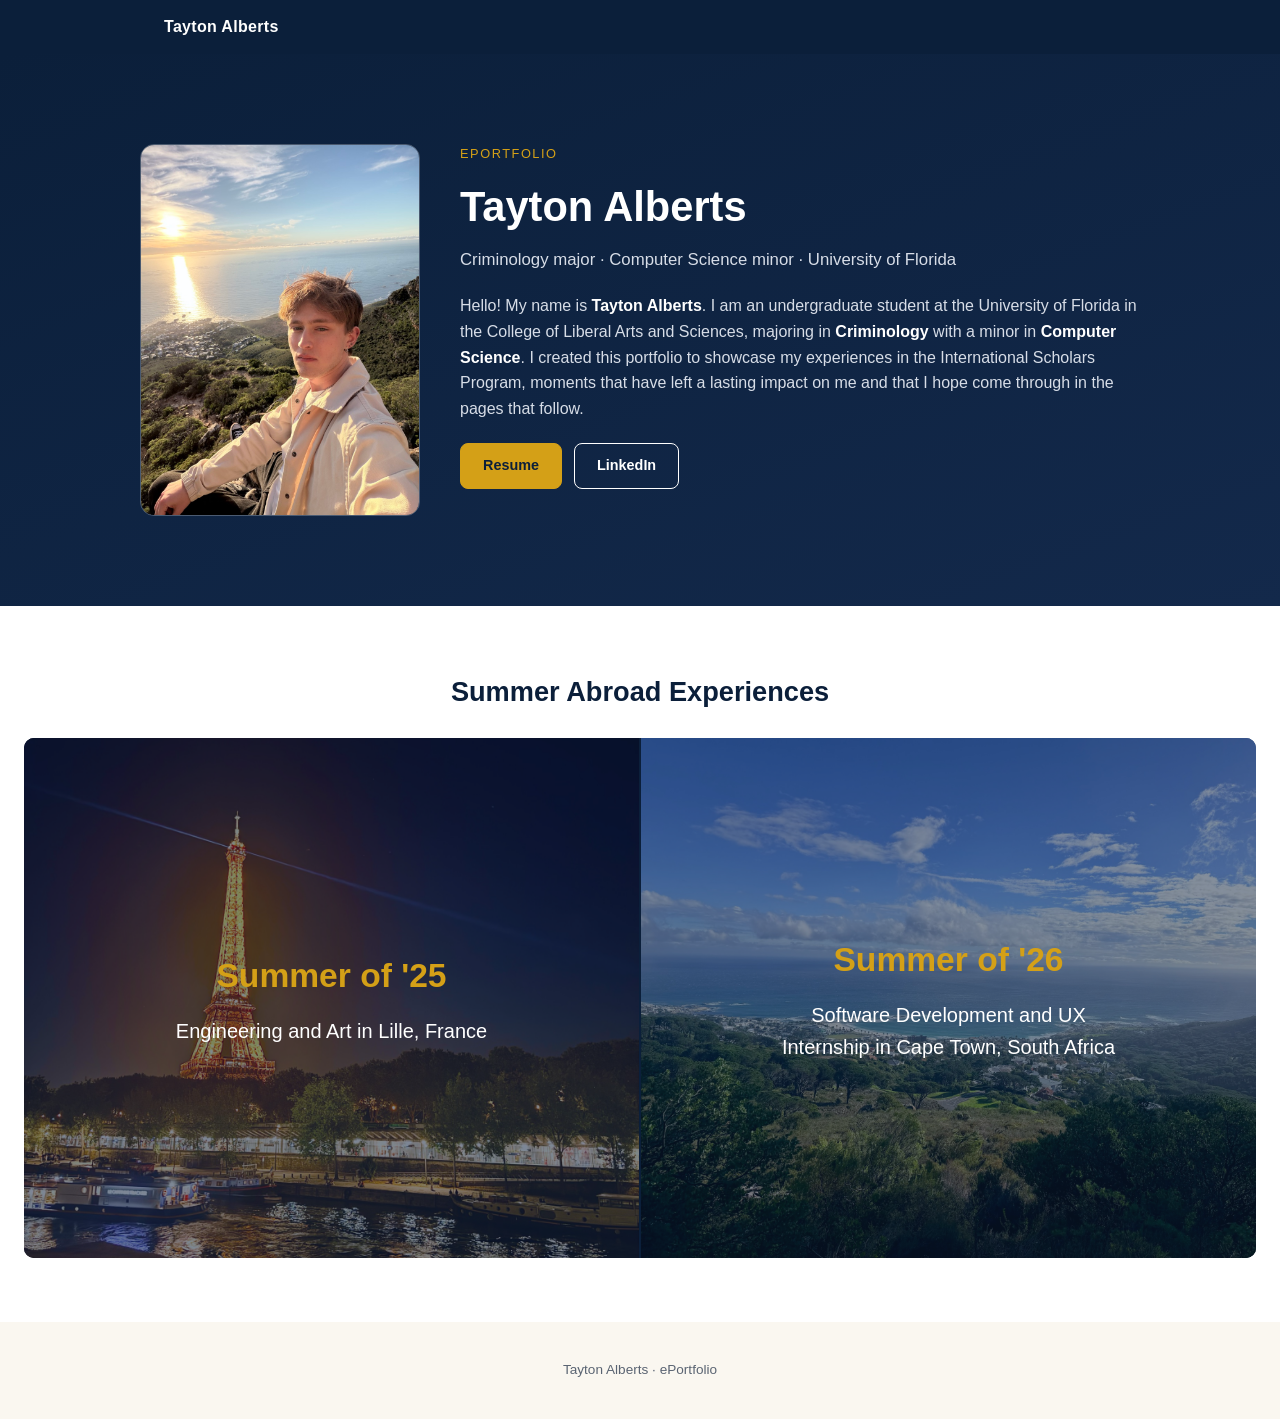
<file: index.html>
<!DOCTYPE html>
<html lang="en">
<head>
<meta charset="UTF-8">
<meta name="viewport" content="width=device-width, initial-scale=1.0">
<title>Tayton Alberts | ePortfolio</title>
<link rel="stylesheet" href="styles.css">
</head>
<body>

<nav class="navbar">
  <div class="nav-inner">
    <span class="nav-brand">Tayton Alberts</span>
  </div>
</nav>

<header id="about" class="hero home-hero about-hero">
  <div class="about-grid">
    <div class="about-photo">
      <img src="assets/photos/profile.jpg" alt="Tayton Alberts">
    </div>
    <div class="about-text">
      <p class="eyebrow">ePortfolio</p>
      <h1>Tayton Alberts</h1>
      <p class="hero-sub">Criminology major &middot; Computer Science minor &middot; University of Florida</p>
      <p>
        Hello! My name is <strong>Tayton Alberts</strong>. I am an undergraduate student at the University of
        Florida in the College of Liberal Arts and Sciences, majoring in <strong>Criminology</strong> with a
        minor in <strong>Computer Science</strong>. I created this portfolio to showcase my experiences in the
        International Scholars Program, moments that have left a lasting impact on me and that I hope come
        through in the pages that follow.
      </p>
      <div class="about-links">
        <a class="btn-link" href="assets/Tayton_Alberts_Resume.pdf" target="_blank" rel="noopener">Resume</a>
        <a class="btn-link btn-link-outline" href="https://www.linkedin.com/in/tayton-alberts/" target="_blank" rel="noopener">LinkedIn</a>
      </div>
    </div>
  </div>
</header>

<main>

  <section class="section alt banner-section">
    <h2>Summer Abroad Experiences</h2>
    <div class="banner">
      <a class="banner-half banner-france" href="france.html">
        <div class="banner-bg" style="background-image: url('assets/photos/eiffel-tower-bg.jpg')"></div>
        <div class="banner-overlay"></div>
        <div class="banner-text">
          <p class="banner-year">Summer of '25</p>
          <p class="banner-desc">Engineering and Art in Lille, France</p>
        </div>
      </a>
      <a class="banner-half banner-cape-town" href="cape-town.html">
        <div class="banner-bg" style="background-image: url('assets/photos/hero-bg.jpg')"></div>
        <div class="banner-overlay"></div>
        <div class="banner-text">
          <p class="banner-year">Summer of '26</p>
          <p class="banner-desc">Software Development and UX Internship in Cape Town, South Africa</p>
        </div>
      </a>
    </div>
  </section>

</main>

<footer class="footer">
  <p>Tayton Alberts &middot; ePortfolio</p>
</footer>

</body>
</html>
</file>
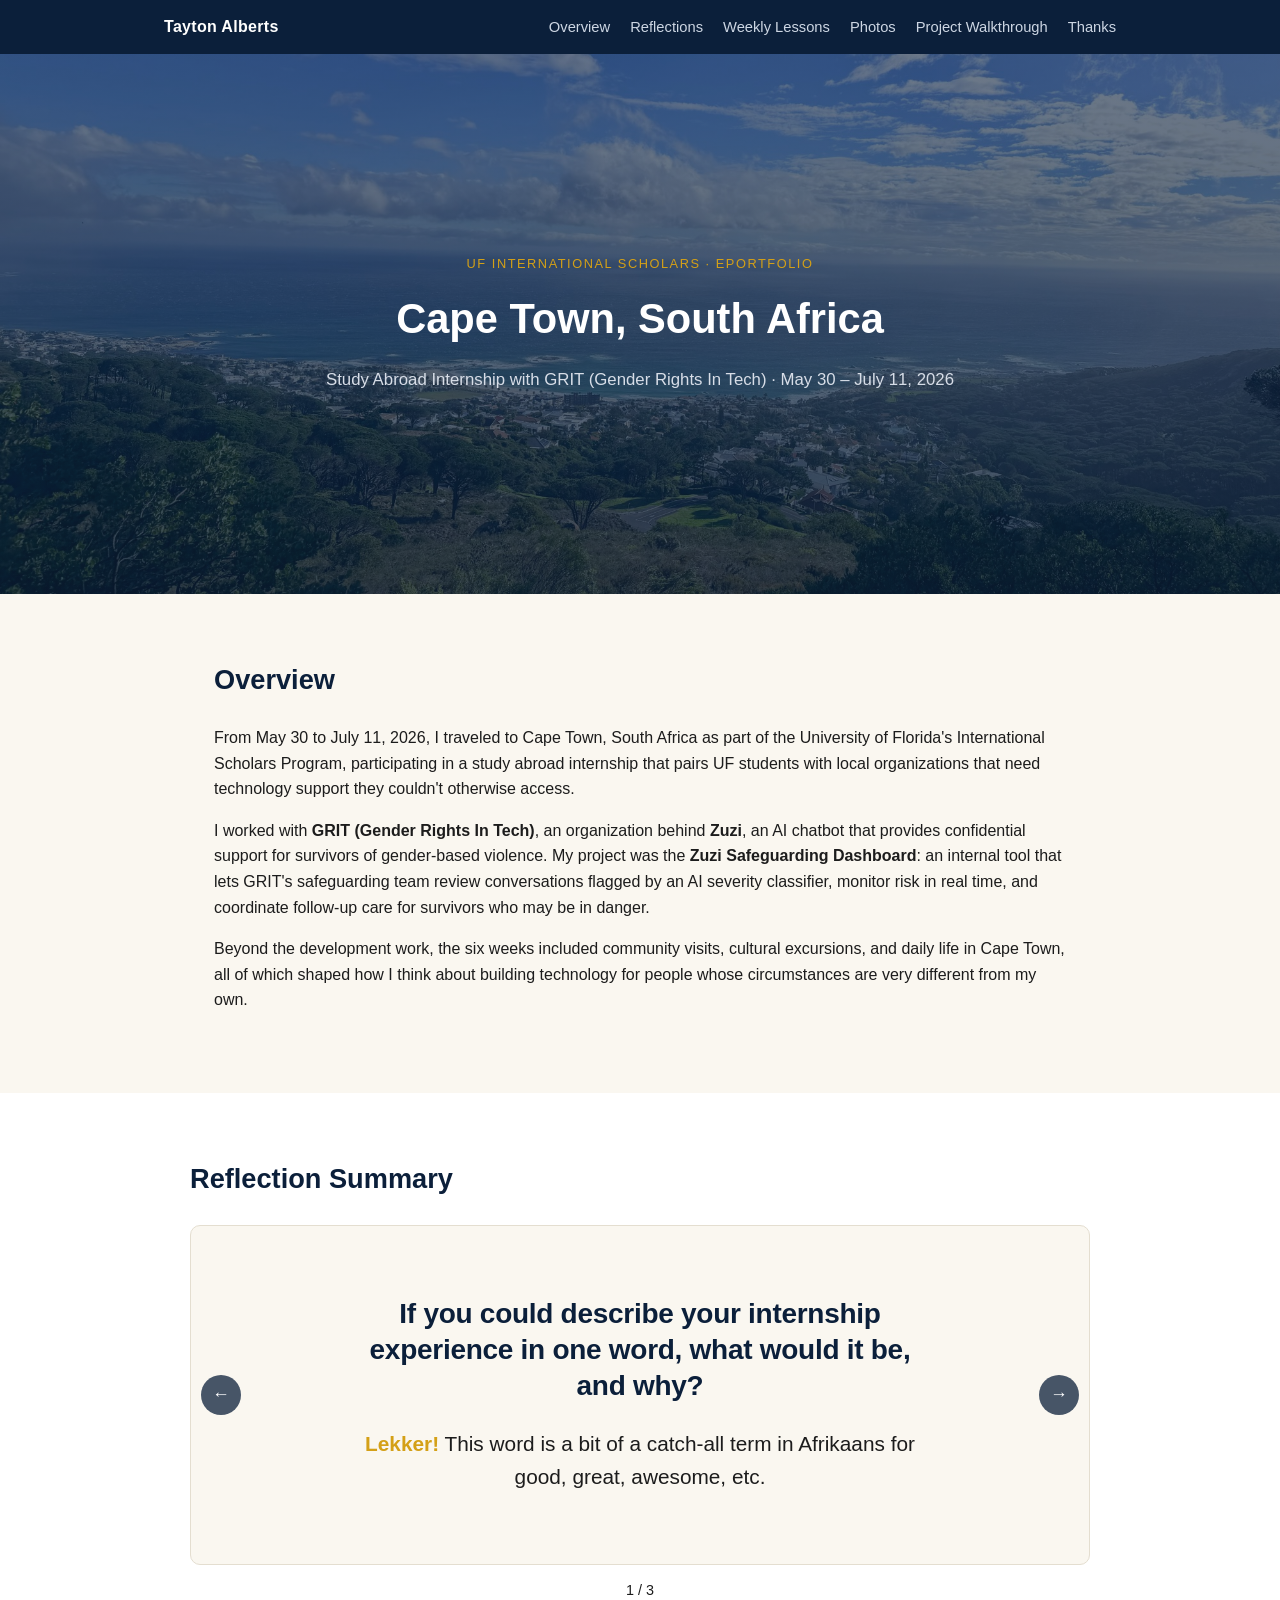
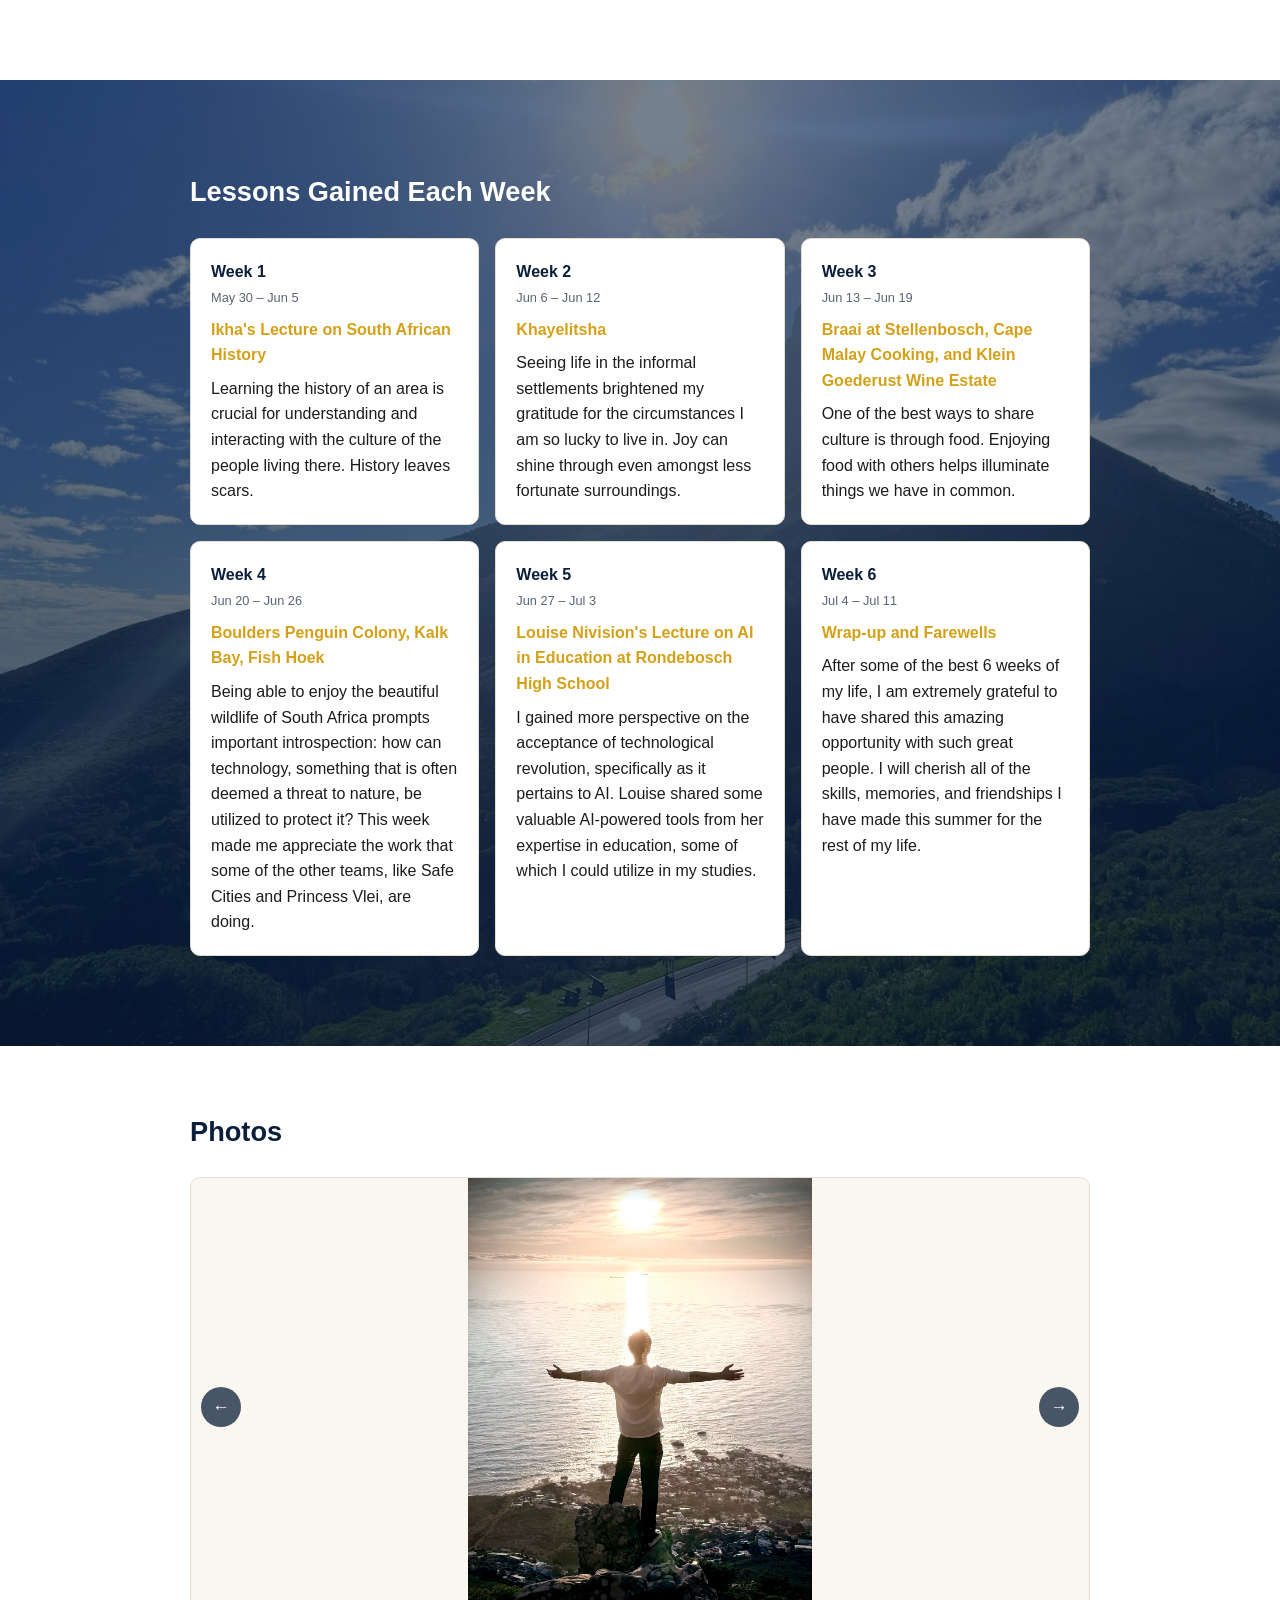
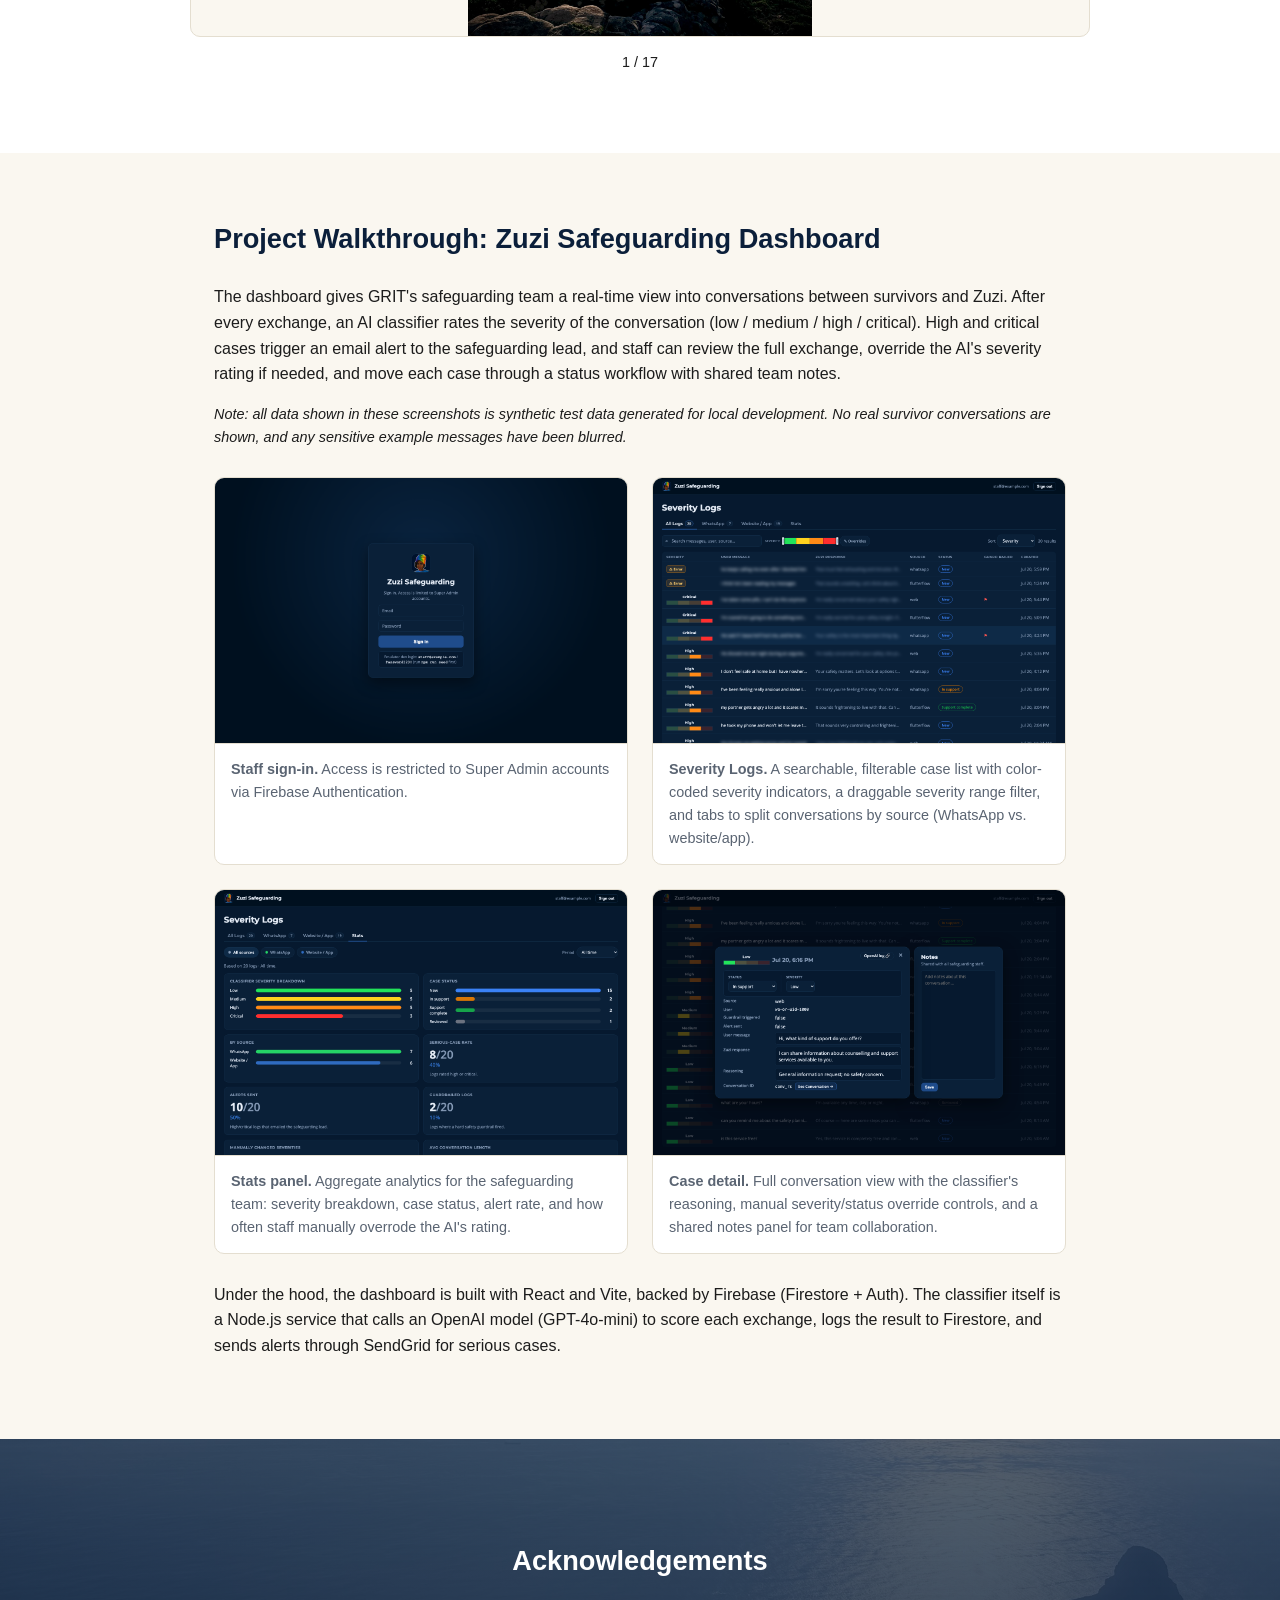
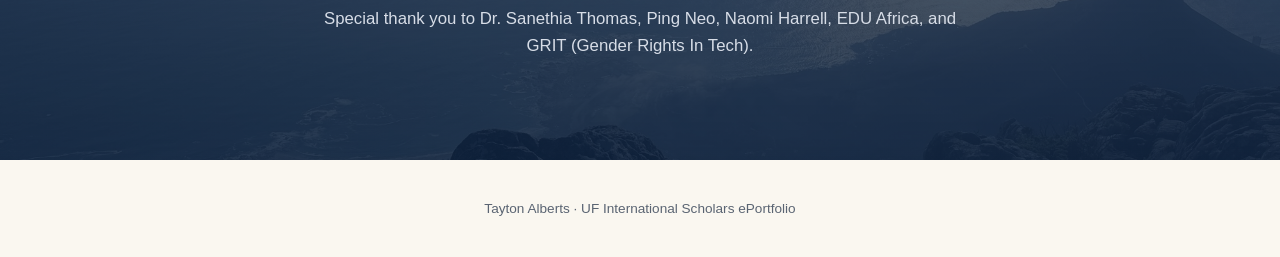
<file: cape-town.html>
<!DOCTYPE html>
<html lang="en">
<head>
<meta charset="UTF-8">
<meta name="viewport" content="width=device-width, initial-scale=1.0">
<title>Tayton Alberts | Cape Town ePortfolio</title>
<link rel="stylesheet" href="styles.css">
</head>
<body>

<nav class="navbar">
  <div class="nav-inner">
    <a href="index.html" class="nav-brand">Tayton Alberts</a>
    <ul class="nav-links">
      <li><a href="#overview">Overview</a></li>
      <li><a href="#reflections">Reflections</a></li>
      <li><a href="#weekly">Weekly Lessons</a></li>
      <li><a href="#photos">Photos</a></li>
      <li><a href="#app">Project Walkthrough</a></li>
      <li><a href="#thanks">Thanks</a></li>
    </ul>
  </div>
</nav>

<header class="hero">
  <div class="hero-inner">
    <p class="eyebrow">UF International Scholars &middot; ePortfolio</p>
    <h1>Cape Town, South Africa</h1>
    <p class="hero-sub">Study Abroad Internship with GRIT (Gender Rights In Tech) &middot; May 30 &ndash; July 11, 2026</p>
  </div>
</header>

<main>

  <section id="overview" class="section">
    <h2>Overview</h2>
    <p>
      From May 30 to July 11, 2026, I traveled to Cape Town, South Africa as part of the University of
      Florida's International Scholars Program, participating in a study abroad internship that pairs
      UF students with local organizations that need technology support they couldn't otherwise access.
    </p>
    <p>
      I worked with <strong>GRIT (Gender Rights In Tech)</strong>, an organization behind <strong>Zuzi</strong>,
      an AI chatbot that provides confidential support for survivors of gender-based violence. My project was
      the <strong>Zuzi Safeguarding Dashboard</strong>: an internal tool that lets GRIT's safeguarding team
      review conversations flagged by an AI severity classifier, monitor risk in real time, and coordinate
      follow-up care for survivors who may be in danger.
    </p>
    <p>
      Beyond the development work, the six weeks included community visits, cultural excursions, and daily
      life in Cape Town, all of which shaped how I think about building technology for people whose
      circumstances are very different from my own.
    </p>
  </section>

  <section id="reflections" class="section alt">
    <h2>Reflection Summary</h2>
    <div class="carousel">
      <div class="carousel-viewport text-viewport">
        <div class="reflection-slide">
          <h3 id="reflection-question" class="reflection-q"></h3>
          <p id="reflection-answer" class="reflection-a"></p>
        </div>
        <button class="carousel-btn prev" type="button" aria-label="Previous reflection">&larr;</button>
        <button class="carousel-btn next" type="button" aria-label="Next reflection">&rarr;</button>
      </div>
    </div>
    <p class="carousel-counter"><span id="reflection-counter">1 / 3</span></p>
  </section>

  <section id="weekly" class="section alt weekly-section">
    <h2>Lessons Gained Each Week</h2>
    <div class="week-list">
      <div class="week-card">
        <h3>Week 1 <span>May 30 &ndash; Jun 5</span></h3>
        <p class="week-topic">Ikha's Lecture on South African History</p>
        <p>Learning the history of an area is crucial for understanding and interacting with the culture of the people living there. History leaves scars.</p>
      </div>
      <div class="week-card">
        <h3>Week 2 <span>Jun 6 &ndash; Jun 12</span></h3>
        <p class="week-topic">Khayelitsha</p>
        <p>Seeing life in the informal settlements brightened my gratitude for the circumstances I am so lucky to live in. Joy can shine through even amongst less fortunate surroundings.</p>
      </div>
      <div class="week-card">
        <h3>Week 3 <span>Jun 13 &ndash; Jun 19</span></h3>
        <p class="week-topic">Braai at Stellenbosch, Cape Malay Cooking, and Klein Goederust Wine Estate</p>
        <p>One of the best ways to share culture is through food. Enjoying food with others helps illuminate things we have in common.</p>
      </div>
      <div class="week-card">
        <h3>Week 4 <span>Jun 20 &ndash; Jun 26</span></h3>
        <p class="week-topic">Boulders Penguin Colony, Kalk Bay, Fish Hoek</p>
        <p>Being able to enjoy the beautiful wildlife of South Africa prompts important introspection: how can technology, something that is often deemed a threat to nature, be utilized to protect it? This week made me appreciate the work that some of the other teams, like Safe Cities and Princess Vlei, are doing.</p>
      </div>
      <div class="week-card">
        <h3>Week 5 <span>Jun 27 &ndash; Jul 3</span></h3>
        <p class="week-topic">Louise Nivision's Lecture on AI in Education at Rondebosch High School</p>
        <p>I gained more perspective on the acceptance of technological revolution, specifically as it pertains to AI. Louise shared some valuable AI-powered tools from her expertise in education, some of which I could utilize in my studies.</p>
      </div>
      <div class="week-card">
        <h3>Week 6 <span>Jul 4 &ndash; Jul 11</span></h3>
        <p class="week-topic">Wrap-up and Farewells</p>
        <p>After some of the best 6 weeks of my life, I am extremely grateful to have shared this amazing opportunity with such great people. I will cherish all of the skills, memories, and friendships I have made this summer for the rest of my life.</p>
      </div>
    </div>
  </section>

  <section id="photos" class="section alt">
    <h2>Photos</h2>
    <div class="carousel">
      <div class="carousel-viewport">
        <img id="carousel-image" src="assets/photos/IMG_9114.jpg" alt="Trip photo">
        <button class="carousel-btn prev" type="button" aria-label="Previous photo">&larr;</button>
        <button class="carousel-btn next" type="button" aria-label="Next photo">&rarr;</button>
      </div>
    </div>
    <p class="carousel-counter"><span id="carousel-counter">1 / 17</span></p>
  </section>

  <section id="app" class="section">
    <h2>Project Walkthrough: Zuzi Safeguarding Dashboard</h2>
    <p>
      The dashboard gives GRIT's safeguarding team a real-time view into conversations between survivors
      and Zuzi. After every exchange, an AI classifier rates the severity of the conversation
      (low / medium / high / critical). High and critical cases trigger an email alert to the safeguarding
      lead, and staff can review the full exchange, override the AI's severity rating if needed, and move
      each case through a status workflow with shared team notes.
    </p>
    <p class="section-note">
      Note: all data shown in these screenshots is synthetic test data generated for local development.
      No real survivor conversations are shown, and any sensitive example messages have been blurred.
    </p>

    <div class="walkthrough">
      <figure>
        <img src="assets/screenshots/01-login.png" alt="Zuzi Safeguarding dashboard login screen">
        <figcaption><strong>Staff sign-in.</strong> Access is restricted to Super Admin accounts via Firebase Authentication.</figcaption>
      </figure>
      <figure>
        <img src="assets/screenshots/02-severity-logs.png" alt="Severity logs table with search, filters, and source tabs">
        <figcaption><strong>Severity Logs.</strong> A searchable, filterable case list with color-coded severity indicators, a draggable severity range filter, and tabs to split conversations by source (WhatsApp vs. website/app).</figcaption>
      </figure>
      <figure>
        <img src="assets/screenshots/03-stats.png" alt="Stats panel showing severity breakdown and case metrics">
        <figcaption><strong>Stats panel.</strong> Aggregate analytics for the safeguarding team: severity breakdown, case status, alert rate, and how often staff manually overrode the AI's rating.</figcaption>
      </figure>
      <figure>
        <img src="assets/screenshots/04-case-detail.png" alt="Case detail modal showing a conversation, classifier reasoning, and notes">
        <figcaption><strong>Case detail.</strong> Full conversation view with the classifier's reasoning, manual severity/status override controls, and a shared notes panel for team collaboration.</figcaption>
      </figure>
    </div>

    <p>
      Under the hood, the dashboard is built with React and Vite, backed by Firebase (Firestore + Auth).
      The classifier itself is a Node.js service that calls an OpenAI model (GPT-4o-mini) to score each
      exchange, logs the result to Firestore, and sends alerts through SendGrid for serious cases.
    </p>
  </section>

  <section id="thanks" class="section alt thanks-section has-bg-photo">
    <h2>Acknowledgements</h2>
    <p>
      Special thank you to Dr. Sanethia Thomas, Ping Neo, Naomi Harrell, EDU Africa, and
      GRIT (Gender Rights In Tech).
    </p>
  </section>

</main>

<footer class="footer">
  <p>Tayton Alberts &middot; UF International Scholars ePortfolio</p>
</footer>

<script>
  const photos = [
    'IMG_9114.jpg', 'IMG_8618.jpg', 'IMG_8655.jpg', 'IMG_8927.jpg', 'IMG_8979.jpg',
    'IMG_8824.jpg', 'IMG_8849.jpg', 'IMG_8998.jpg', 'IMG_9008.jpg', 'IMG_9033.jpg',
    'IMG_9036.jpg', 'baboon-hike.jpg', 'sunset-group.jpg', 'cave-group.jpg',
    'grit-team.jpg', 'aws-skills-centre.jpg', 'presentation.jpg'
  ];
  let photoIndex = 0;
  const carouselImage = document.getElementById('carousel-image');
  const carouselCounter = document.getElementById('carousel-counter');
  const photosSection = document.getElementById('photos');

  function showPhoto(i) {
    photoIndex = (i + photos.length) % photos.length;
    carouselImage.src = 'assets/photos/' + photos[photoIndex];
    carouselCounter.textContent = (photoIndex + 1) + ' / ' + photos.length;
  }

  photosSection.querySelector('.carousel-btn.prev').addEventListener('click', () => showPhoto(photoIndex - 1));
  photosSection.querySelector('.carousel-btn.next').addEventListener('click', () => showPhoto(photoIndex + 1));

  const reflections = [
    {
      question: "If you could describe your internship experience in one word, what would it be, and why?",
      answer: "<strong>Lekker!</strong> This word is a bit of a catch-all term in Afrikaans for good, great, awesome, etc."
    },
    {
      question: "Which activity or experience had the greatest impact on you, and why?",
      answer: "The visit to Khayelitsha was definitely very impactful for me. Being able to walk through people's homes and see, up close, the different circumstances that people live in really opened my eyes to the hardships that people face."
    },
    {
      question: "What skills or qualities have you developed that you will carry into your future career?",
      answer: "Technically, my skills were rapidly sharpened. Aside from my growth with software development, I have gained a much larger professional confidence where I feel comfortable communicating my thoughts and work."
    }
  ];
  let reflectionIndex = 0;
  const reflectionQuestion = document.getElementById('reflection-question');
  const reflectionAnswer = document.getElementById('reflection-answer');
  const reflectionCounter = document.getElementById('reflection-counter');
  const reflectionsSection = document.getElementById('reflections');

  function showReflection(i) {
    reflectionIndex = (i + reflections.length) % reflections.length;
    reflectionQuestion.textContent = reflections[reflectionIndex].question;
    reflectionAnswer.innerHTML = reflections[reflectionIndex].answer;
    reflectionCounter.textContent = (reflectionIndex + 1) + ' / ' + reflections.length;
  }

  reflectionsSection.querySelector('.carousel-btn.prev').addEventListener('click', () => showReflection(reflectionIndex - 1));
  reflectionsSection.querySelector('.carousel-btn.next').addEventListener('click', () => showReflection(reflectionIndex + 1));
  showReflection(0);

  function isInViewport(el) {
    const r = el.getBoundingClientRect();
    return r.top < window.innerHeight && r.bottom > 0;
  }

  document.addEventListener('keydown', (e) => {
    if (e.key !== 'ArrowLeft' && e.key !== 'ArrowRight') return;
    const delta = e.key === 'ArrowLeft' ? -1 : 1;
    if (isInViewport(photosSection)) showPhoto(photoIndex + delta);
    else if (isInViewport(reflectionsSection)) showReflection(reflectionIndex + delta);
  });
</script>

</body>
</html>
</file>
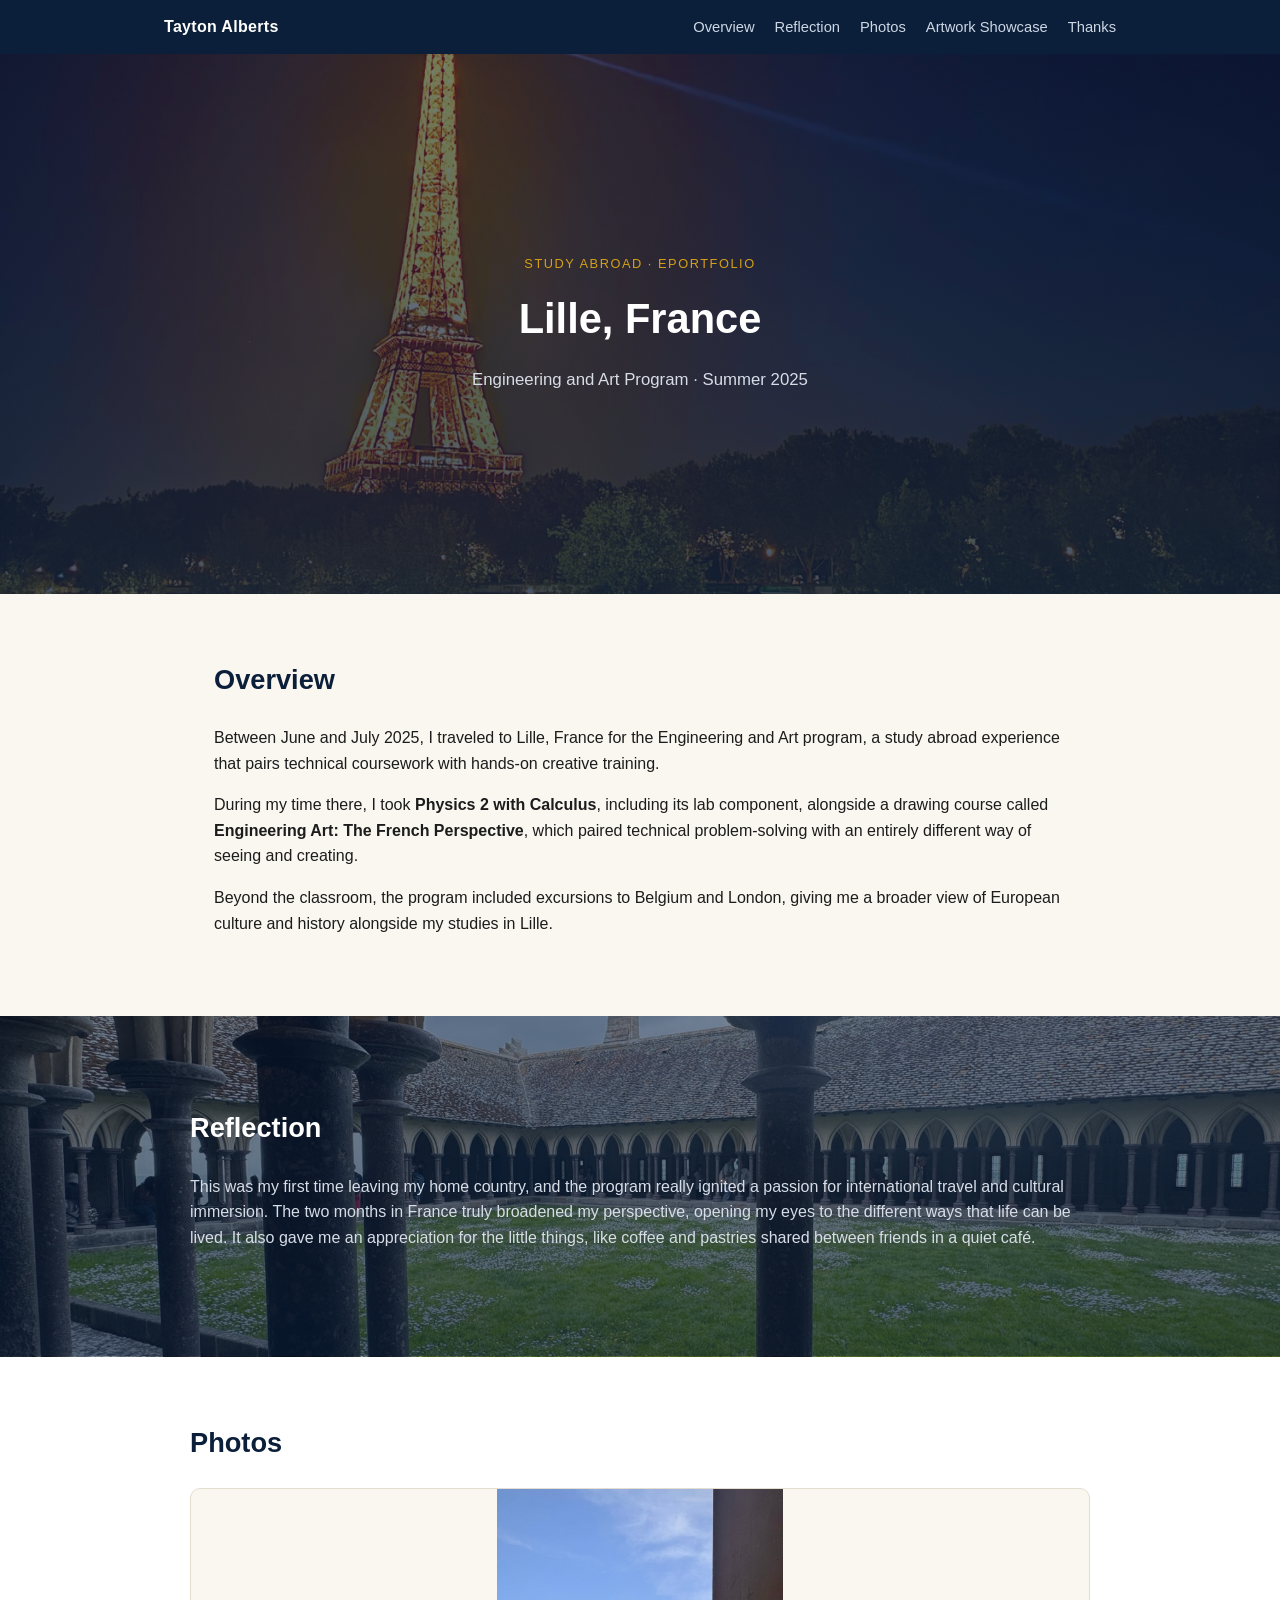
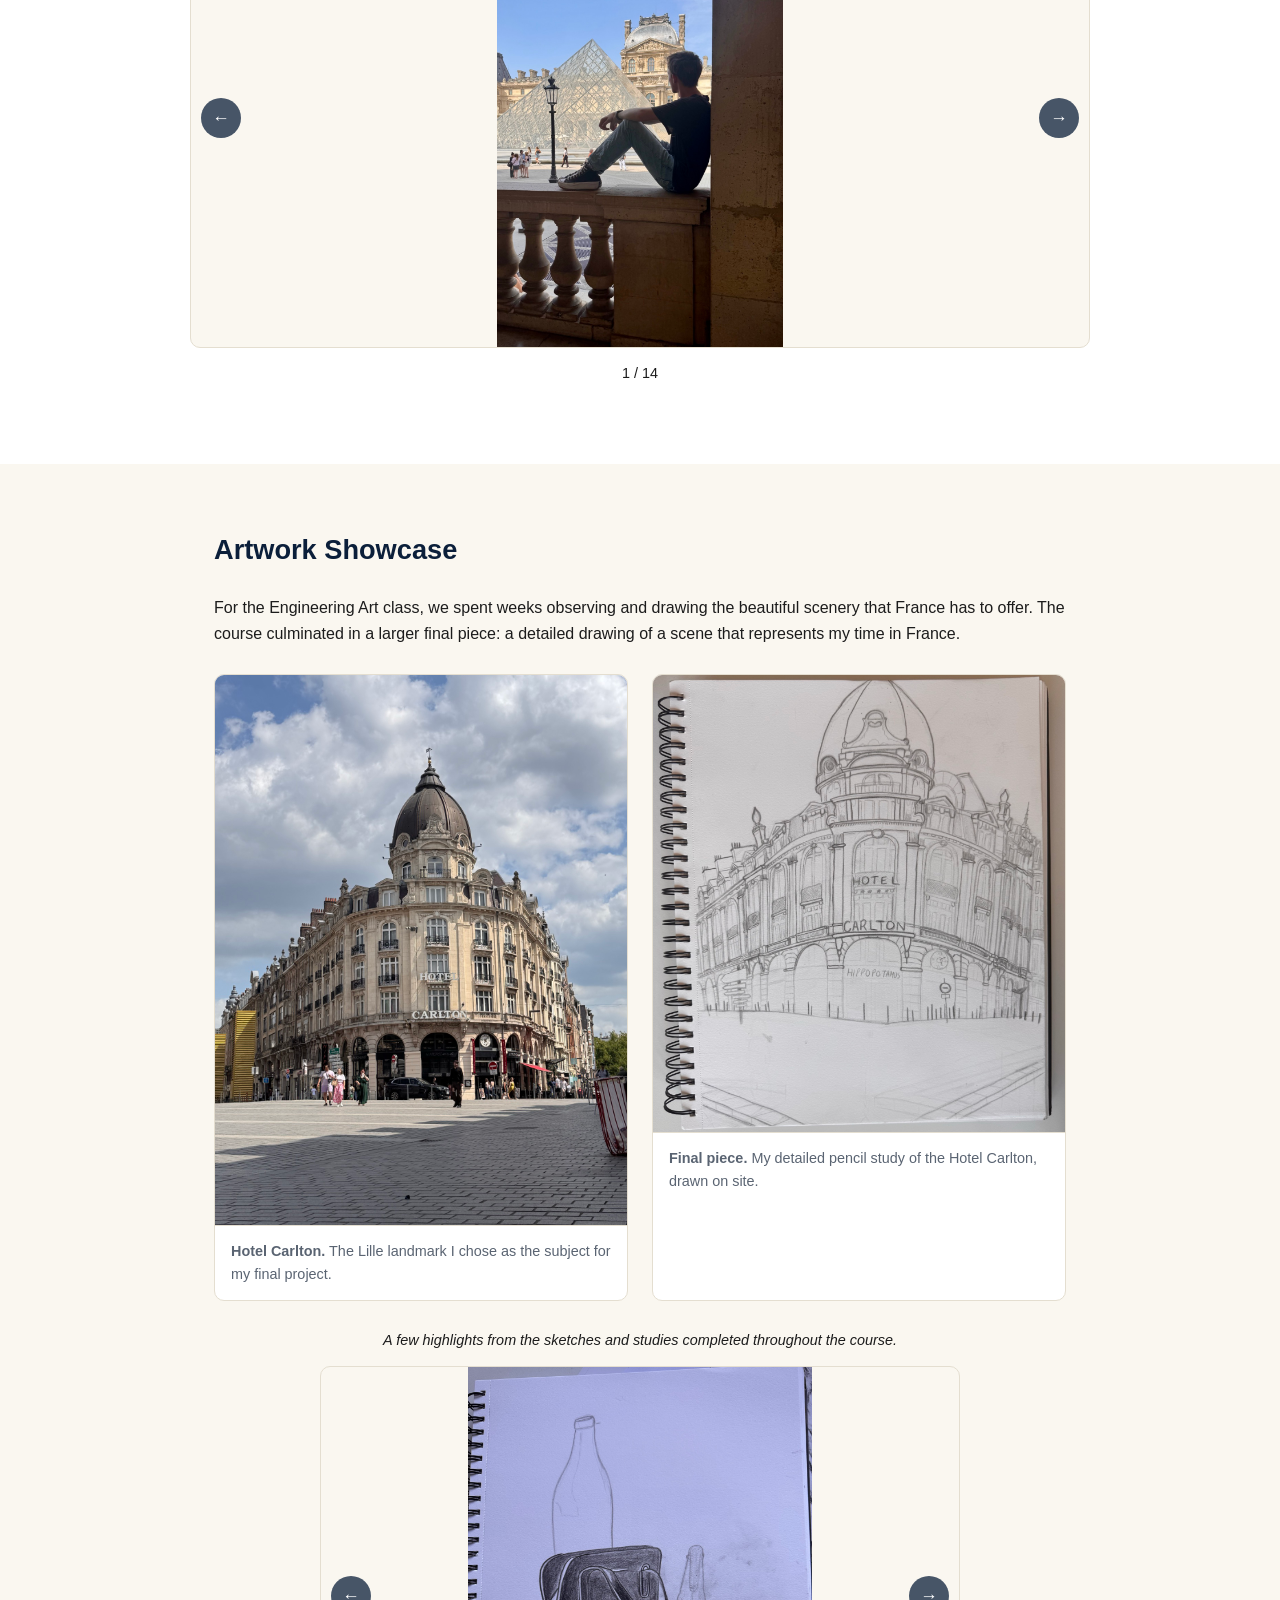
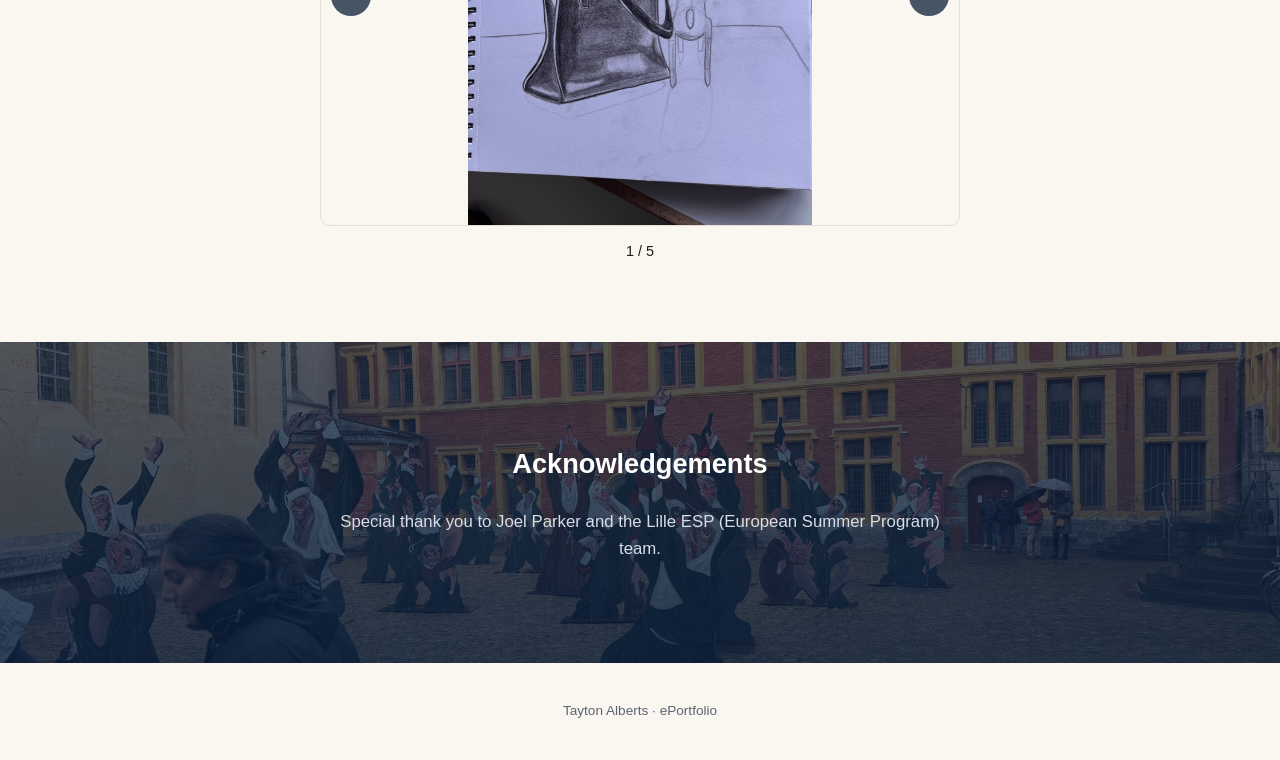
<file: france.html>
<!DOCTYPE html>
<html lang="en">
<head>
<meta charset="UTF-8">
<meta name="viewport" content="width=device-width, initial-scale=1.0">
<title>Tayton Alberts | Lille ePortfolio</title>
<link rel="stylesheet" href="styles.css">
</head>
<body>

<nav class="navbar">
  <div class="nav-inner">
    <a href="index.html" class="nav-brand">Tayton Alberts</a>
    <ul class="nav-links">
      <li><a href="#overview">Overview</a></li>
      <li><a href="#reflections">Reflection</a></li>
      <li><a href="#photos">Photos</a></li>
      <li><a href="#app">Artwork Showcase</a></li>
      <li><a href="#thanks">Thanks</a></li>
    </ul>
  </div>
</nav>

<header class="hero france-hero">
  <div class="hero-inner">
    <p class="eyebrow">Study Abroad &middot; ePortfolio</p>
    <h1>Lille, France</h1>
    <p class="hero-sub">Engineering and Art Program &middot; Summer 2025</p>
  </div>
</header>

<main>

  <section id="overview" class="section">
    <h2>Overview</h2>
    <p>
      Between June and July 2025, I traveled to Lille, France for the Engineering and Art program, a study
      abroad experience that pairs technical coursework with hands-on creative training.
    </p>
    <p>
      During my time there, I took <strong>Physics 2 with Calculus</strong>, including its lab component,
      alongside a drawing course called <strong>Engineering Art: The French Perspective</strong>, which paired
      technical problem-solving with an entirely different way of seeing and creating.
    </p>
    <p>
      Beyond the classroom, the program included excursions to Belgium and London, giving me a broader view
      of European culture and history alongside my studies in Lille.
    </p>
  </section>

  <section id="reflections" class="section alt france-reflection-bg">
    <h2>Reflection</h2>
    <p>
      This was my first time leaving my home country, and the program really ignited a passion for
      international travel and cultural immersion. The two months in France truly broadened my perspective,
      opening my eyes to the different ways that life can be lived. It also gave me an appreciation for the
      little things, like coffee and pastries shared between friends in a quiet caf&eacute;.
    </p>
  </section>

  <section id="photos" class="section alt">
    <h2>Photos</h2>
    <div class="carousel">
      <div class="carousel-viewport">
        <img id="carousel-image" src="assets/photos/france/IMG_7714.jpg" alt="Trip photo">
        <button class="carousel-btn prev" type="button" aria-label="Previous photo">&larr;</button>
        <button class="carousel-btn next" type="button" aria-label="Next photo">&rarr;</button>
      </div>
    </div>
    <p class="carousel-counter"><span id="carousel-counter">1 / 14</span></p>
  </section>

  <section id="app" class="section">
    <h2>Artwork Showcase</h2>
    <p>
      For the Engineering Art class, we spent weeks observing and drawing the beautiful scenery that France
      has to offer. The course culminated in a larger final piece: a detailed drawing of a scene that
      represents my time in France.
    </p>

    <div class="walkthrough">
      <figure>
        <img src="assets/photos/france-art/IMG_7641.jpg" alt="Hotel Carlton in Lille, France">
        <figcaption><strong>Hotel Carlton.</strong> The Lille landmark I chose as the subject for my final project.</figcaption>
      </figure>
      <figure>
        <img src="assets/photos/france-art/IMG_7670.jpg" alt="Pencil drawing of the Hotel Carlton">
        <figcaption><strong>Final piece.</strong> My detailed pencil study of the Hotel Carlton, drawn on site.</figcaption>
      </figure>
    </div>

    <p class="section-note center-note">A few highlights from the sketches and studies completed throughout the course.</p>

    <div class="carousel">
      <div class="carousel-viewport">
        <img id="artwork-carousel-image" src="assets/photos/france-art/IMG_7227.jpg" alt="Sketch from the Engineering Art course">
        <button class="carousel-btn prev" type="button" aria-label="Previous sketch">&larr;</button>
        <button class="carousel-btn next" type="button" aria-label="Next sketch">&rarr;</button>
      </div>
    </div>
    <p class="carousel-counter"><span id="artwork-carousel-counter">1 / 5</span></p>
  </section>

  <section id="thanks" class="section alt thanks-section france-thanks-bg">
    <h2>Acknowledgements</h2>
    <p>
      Special thank you to Joel Parker and the Lille ESP (European Summer Program) team.
    </p>
  </section>

</main>

<footer class="footer">
  <p>Tayton Alberts &middot; ePortfolio</p>
</footer>

<script>
  const photos = [
    'IMG_7714.jpg', 'IMG_7096.jpg', 'IMG_7109.jpg', 'IMG_7110.jpg', 'IMG_7140.jpg',
    'IMG_7376.jpg', 'IMG_7414.jpg', 'IMG_7453.jpg', 'IMG_7460.jpg', 'IMG_7695.jpg',
    'IMG_7761.jpg', 'IMG_7766.jpg', 'IMG_7772.jpg', 'IMG_7794.jpg'
  ];
  let photoIndex = 0;
  const carouselImage = document.getElementById('carousel-image');
  const carouselCounter = document.getElementById('carousel-counter');
  const photosSection = document.getElementById('photos');

  function showPhoto(i) {
    photoIndex = (i + photos.length) % photos.length;
    carouselImage.src = 'assets/photos/france/' + photos[photoIndex];
    carouselCounter.textContent = (photoIndex + 1) + ' / ' + photos.length;
  }

  photosSection.querySelector('.carousel-btn.prev').addEventListener('click', () => showPhoto(photoIndex - 1));
  photosSection.querySelector('.carousel-btn.next').addEventListener('click', () => showPhoto(photoIndex + 1));

  const artworkSketches = [
    'IMG_7227.jpg', 'IMG_7228.jpg', 'IMG_7619.jpg', 'IMG_7631.jpg', 'IMG_7632.jpg'
  ];
  let artworkIndex = 0;
  const artworkImage = document.getElementById('artwork-carousel-image');
  const artworkCounter = document.getElementById('artwork-carousel-counter');
  const artworkSection = document.getElementById('app');

  function showArtwork(i) {
    artworkIndex = (i + artworkSketches.length) % artworkSketches.length;
    artworkImage.src = 'assets/photos/france-art/' + artworkSketches[artworkIndex];
    artworkCounter.textContent = (artworkIndex + 1) + ' / ' + artworkSketches.length;
  }

  artworkSection.querySelector('.carousel-btn.prev').addEventListener('click', () => showArtwork(artworkIndex - 1));
  artworkSection.querySelector('.carousel-btn.next').addEventListener('click', () => showArtwork(artworkIndex + 1));

  document.addEventListener('keydown', (e) => {
    if (e.key !== 'ArrowLeft' && e.key !== 'ArrowRight') return;
    const delta = e.key === 'ArrowLeft' ? -1 : 1;
    const photosRect = photosSection.getBoundingClientRect();
    const artworkRect = artworkSection.getBoundingClientRect();
    if (photosRect.top < window.innerHeight && photosRect.bottom > 0) {
      showPhoto(photoIndex + delta);
    } else if (artworkRect.top < window.innerHeight && artworkRect.bottom > 0) {
      showArtwork(artworkIndex + delta);
    }
  });
</script>

</body>
</html>
</file>
<file: styles.css>
:root {
  --navy: #0b1f3a;
  --navy-light: #13294b;
  --gold: #d4a017;
  --cream: #faf7f0;
  --text: #1c1c1c;
  --muted: #5a6472;
  --border: #e4ded0;
}

* { box-sizing: border-box; }

body {
  margin: 0;
  font-family: -apple-system, BlinkMacSystemFont, "Segoe UI", Helvetica, Arial, sans-serif;
  color: var(--text);
  background: var(--cream);
  line-height: 1.6;
}

.navbar {
  position: sticky;
  top: 0;
  z-index: 10;
  background: var(--navy);
  color: white;
}

.nav-inner {
  max-width: 1000px;
  margin: 0 auto;
  padding: 14px 24px;
  display: flex;
  align-items: center;
  justify-content: space-between;
  flex-wrap: wrap;
  gap: 10px;
}

.nav-brand {
  font-weight: 700;
  letter-spacing: 0.02em;
  color: white;
  text-decoration: none;
}

.nav-links {
  list-style: none;
  display: flex;
  gap: 20px;
  margin: 0;
  padding: 0;
  flex-wrap: wrap;
}

.nav-links a {
  color: #cdd6e3;
  text-decoration: none;
  font-size: 0.92rem;
}

.nav-links a:hover {
  color: var(--gold);
}

.hero {
  background:
    linear-gradient(180deg, rgba(11, 31, 58, 0.6) 0%, rgba(11, 31, 58, 0.75) 100%),
    url("assets/photos/hero-bg.jpg");
  background-size: cover;
  background-position: center;
  color: white;
  padding: 140px 24px;
  min-height: 60vh;
  display: flex;
  align-items: center;
  justify-content: center;
  text-align: center;
}

.hero-inner {
  max-width: 700px;
  margin: 0 auto;
}

.eyebrow {
  text-transform: uppercase;
  letter-spacing: 0.12em;
  font-size: 0.8rem;
  color: var(--gold);
  margin: 0 0 12px;
}

.hero h1 {
  font-size: 2.6rem;
  margin: 0 0 14px;
}

.hero-sub {
  color: #d7dde7;
  font-size: 1.05rem;
  margin: 0;
}

.home-hero {
  background: linear-gradient(160deg, var(--navy) 0%, var(--navy-light) 100%);
  min-height: 30vh;
  padding: 90px 24px;
}

.hero.about-hero {
  text-align: left;
  min-height: auto;
  padding: 90px 24px;
}

.hero.about-hero .about-grid {
  width: 100%;
  max-width: 1000px;
}

.hero.about-hero .eyebrow {
  margin-bottom: 10px;
}

.hero.about-hero h1 {
  margin-bottom: 6px;
}

.hero.about-hero .hero-sub {
  margin-bottom: 20px;
}

.hero.about-hero .about-text p:not(.eyebrow):not(.hero-sub) {
  color: #d7dde7;
}

.hero.about-hero .about-text strong {
  color: white;
  font-weight: 800;
}

.banner-section h2 {
  text-align: center;
  font-size: 2.4rem;
  font-weight: 800;
  margin-bottom: 36px;
}

.section.alt .banner {
  max-width: none;
  width: 100%;
}

.banner {
  display: flex;
  gap: 2px;
  height: min(60vh, 520px);
  border-radius: 10px;
  overflow: hidden;
  background: var(--navy);
}

.banner-half {
  position: relative;
  flex: 1;
  display: flex;
  align-items: center;
  justify-content: center;
  text-decoration: none;
  overflow: hidden;
}

.banner-bg {
  position: absolute;
  inset: 0;
  background-size: cover;
  background-position: center;
  transition: transform 0.4s ease;
}

.banner-overlay {
  position: absolute;
  inset: 0;
  background: rgba(11, 31, 58, 0.5);
  transition: background 0.25s ease;
}

.banner-half:hover .banner-bg {
  transform: scale(1.06);
}

.banner-half:hover .banner-overlay {
  background: rgba(11, 31, 58, 0.2);
}

.banner-text {
  position: relative;
  z-index: 1;
  text-align: center;
  color: white;
  padding: 20px;
}

.banner-text p.banner-year {
  font-size: 2.1rem;
  font-weight: 800;
  color: var(--gold);
  margin: 0 0 12px;
}

.banner-text p.banner-desc {
  font-size: 1.25rem;
  margin: 0;
  color: white;
  max-width: 360px;
  margin-left: auto;
  margin-right: auto;
}

@media (max-width: 700px) {
  .banner {
    flex-direction: column;
    height: auto;
  }

  .banner-half {
    height: 260px;
  }
}

.section {
  max-width: 900px;
  margin: 0 auto;
  padding: 64px 24px;
}

.section.alt {
  background: white;
  max-width: none;
}

.section.alt > * {
  max-width: 900px;
  margin-left: auto;
  margin-right: auto;
}

.section.weekly-section {
  background:
    linear-gradient(180deg, rgba(11, 31, 58, 0.55) 0%, rgba(11, 31, 58, 0.7) 100%),
    url("assets/photos/weekly-bg.jpg");
  background-size: cover;
  background-position: center;
  padding-top: 90px;
  padding-bottom: 90px;
}

.section.weekly-section h2 {
  color: white;
}

.section h2 {
  font-size: 1.7rem;
  margin: 0 0 24px;
  color: var(--navy);
}

.section p {
  color: var(--text);
}

.section-note {
  color: var(--muted);
  font-size: 0.9rem;
  font-style: italic;
}

.section-note.center-note {
  text-align: center;
}

.reflection-slide {
  width: 100%;
  max-width: 560px;
  margin: 0 auto;
  text-align: center;
}

.reflection-q {
  font-weight: 800;
  color: var(--navy);
  margin: 0 0 22px;
  font-size: 1.75rem;
  line-height: 1.3;
  letter-spacing: -0.01em;
}

.reflection-a {
  margin: 0;
  color: var(--text);
  font-size: 1.3rem;
  line-height: 1.6;
}

.reflection-a strong {
  color: var(--gold);
  font-weight: 800;
}

.week-list {
  display: grid;
  grid-template-columns: repeat(auto-fit, minmax(280px, 1fr));
  gap: 16px;
}

.week-card {
  border: 1px solid var(--border);
  border-radius: 10px;
  padding: 20px;
  background: white;
}

.week-card p {
  margin: 0;
}

.week-card p.week-topic {
  font-weight: 800;
  color: var(--gold);
  margin: 0 0 8px;
}

.week-card h3 {
  margin: 0 0 8px;
  font-size: 1rem;
  color: var(--navy);
  display: flex;
  flex-direction: column;
  gap: 4px;
}

.week-card h3 span {
  font-weight: 400;
  font-size: 0.8rem;
  color: var(--muted);
}

.placeholder {
  color: var(--muted);
  font-style: italic;
  margin: 0;
}

.carousel {
  max-width: 640px;
  margin: 0 auto;
}

.carousel-viewport {
  position: relative;
  width: 100%;
  height: min(52vh, 460px);
  display: flex;
  align-items: center;
  justify-content: center;
  background: var(--cream);
  border: 1px solid var(--border);
  border-radius: 10px;
  overflow: hidden;
}

.carousel-viewport img {
  max-width: 100%;
  max-height: 100%;
  width: auto;
  height: auto;
  object-fit: contain;
  display: block;
}

.carousel-viewport.text-viewport {
  height: auto;
  min-height: 340px;
  padding: 56px 64px;
}

.carousel-btn {
  position: absolute;
  top: 50%;
  transform: translateY(-50%);
  width: 40px;
  height: 40px;
  border-radius: 50%;
  border: none;
  background: rgba(11, 31, 58, 0.75);
  color: white;
  font-size: 1.1rem;
  cursor: pointer;
}

.carousel-btn.prev {
  left: 10px;
}

.carousel-btn.next {
  right: 10px;
}

.carousel-btn:hover {
  background: var(--navy-light);
}

.carousel-counter {
  text-align: center;
  color: var(--muted);
  font-size: 0.9rem;
  margin-top: 14px;
}

.walkthrough {
  display: grid;
  grid-template-columns: repeat(auto-fit, minmax(320px, 1fr));
  gap: 24px;
  margin: 28px 0;
}

.walkthrough figure {
  margin: 0;
  background: white;
  border: 1px solid var(--border);
  border-radius: 10px;
  overflow: hidden;
}

.walkthrough img {
  width: 100%;
  display: block;
  border-bottom: 1px solid var(--border);
}

.walkthrough figcaption {
  padding: 14px 16px;
  font-size: 0.9rem;
  color: var(--muted);
}

.section.thanks-section {
  text-align: center;
  background: var(--navy);
  color: white;
  padding-top: 100px;
  padding-bottom: 100px;
}

.section.thanks-section.has-bg-photo {
  background:
    linear-gradient(180deg, rgba(11, 31, 58, 0.7) 0%, rgba(11, 31, 58, 0.85) 100%),
    url("assets/photos/thanks-bg.jpg");
  background-size: cover;
  background-position: center;
}

.section.thanks-section h2 {
  color: white;
}

.section.thanks-section p {
  color: #d7dde7;
  font-size: 1.05rem;
  max-width: 640px;
  margin: 0 auto;
}

.footer {
  text-align: center;
  padding: 24px;
  color: var(--muted);
  font-size: 0.85rem;
}

.hero.france-hero {
  background:
    linear-gradient(180deg, rgba(11, 31, 58, 0.55) 0%, rgba(11, 31, 58, 0.75) 100%),
    url("assets/photos/eiffel-tower-bg.jpg");
  background-size: cover;
  background-position: center;
}

.section.france-reflection-bg {
  background:
    linear-gradient(180deg, rgba(11, 31, 58, 0.55) 0%, rgba(11, 31, 58, 0.7) 100%),
    url("assets/photos/mont-saint-michel-bg.jpg");
  background-size: cover;
  background-position: center;
  color: white;
  padding-top: 90px;
  padding-bottom: 90px;
}

.section.france-reflection-bg h2 {
  color: white;
}

.section.france-reflection-bg p {
  color: #d7dde7;
}

.section.thanks-section.france-thanks-bg {
  background:
    linear-gradient(180deg, rgba(11, 31, 58, 0.7) 0%, rgba(11, 31, 58, 0.85) 100%),
    url("assets/photos/belgium-courtyard-bg.jpg");
  background-size: cover;
  background-position: center;
}

.about-grid {
  display: grid;
  grid-template-columns: 280px 1fr;
  gap: 40px;
  align-items: start;
}

.about-photo img {
  width: 100%;
  display: block;
  border-radius: 14px;
  border: 1px solid rgba(255, 255, 255, 0.25);
}

.about-text h3 {
  margin: 28px 0 8px;
  color: var(--navy);
  font-size: 1.05rem;
}

.about-links {
  display: flex;
  gap: 12px;
  margin-top: 22px;
}

.btn-link {
  display: inline-block;
  padding: 10px 22px;
  border-radius: 8px;
  background: var(--gold);
  color: var(--navy);
  text-decoration: none;
  font-weight: 700;
  font-size: 0.9rem;
  border: 1px solid var(--gold);
}

.btn-link:hover {
  background: #b8890f;
  border-color: #b8890f;
}

.btn-link-outline {
  background: transparent;
  color: white;
  border-color: white;
}

.btn-link-outline:hover {
  background: white;
  color: var(--navy);
}

@media (max-width: 700px) {
  .about-grid {
    grid-template-columns: 1fr;
  }

  .about-photo {
    max-width: 240px;
    margin: 0 auto;
  }
}
</file>
